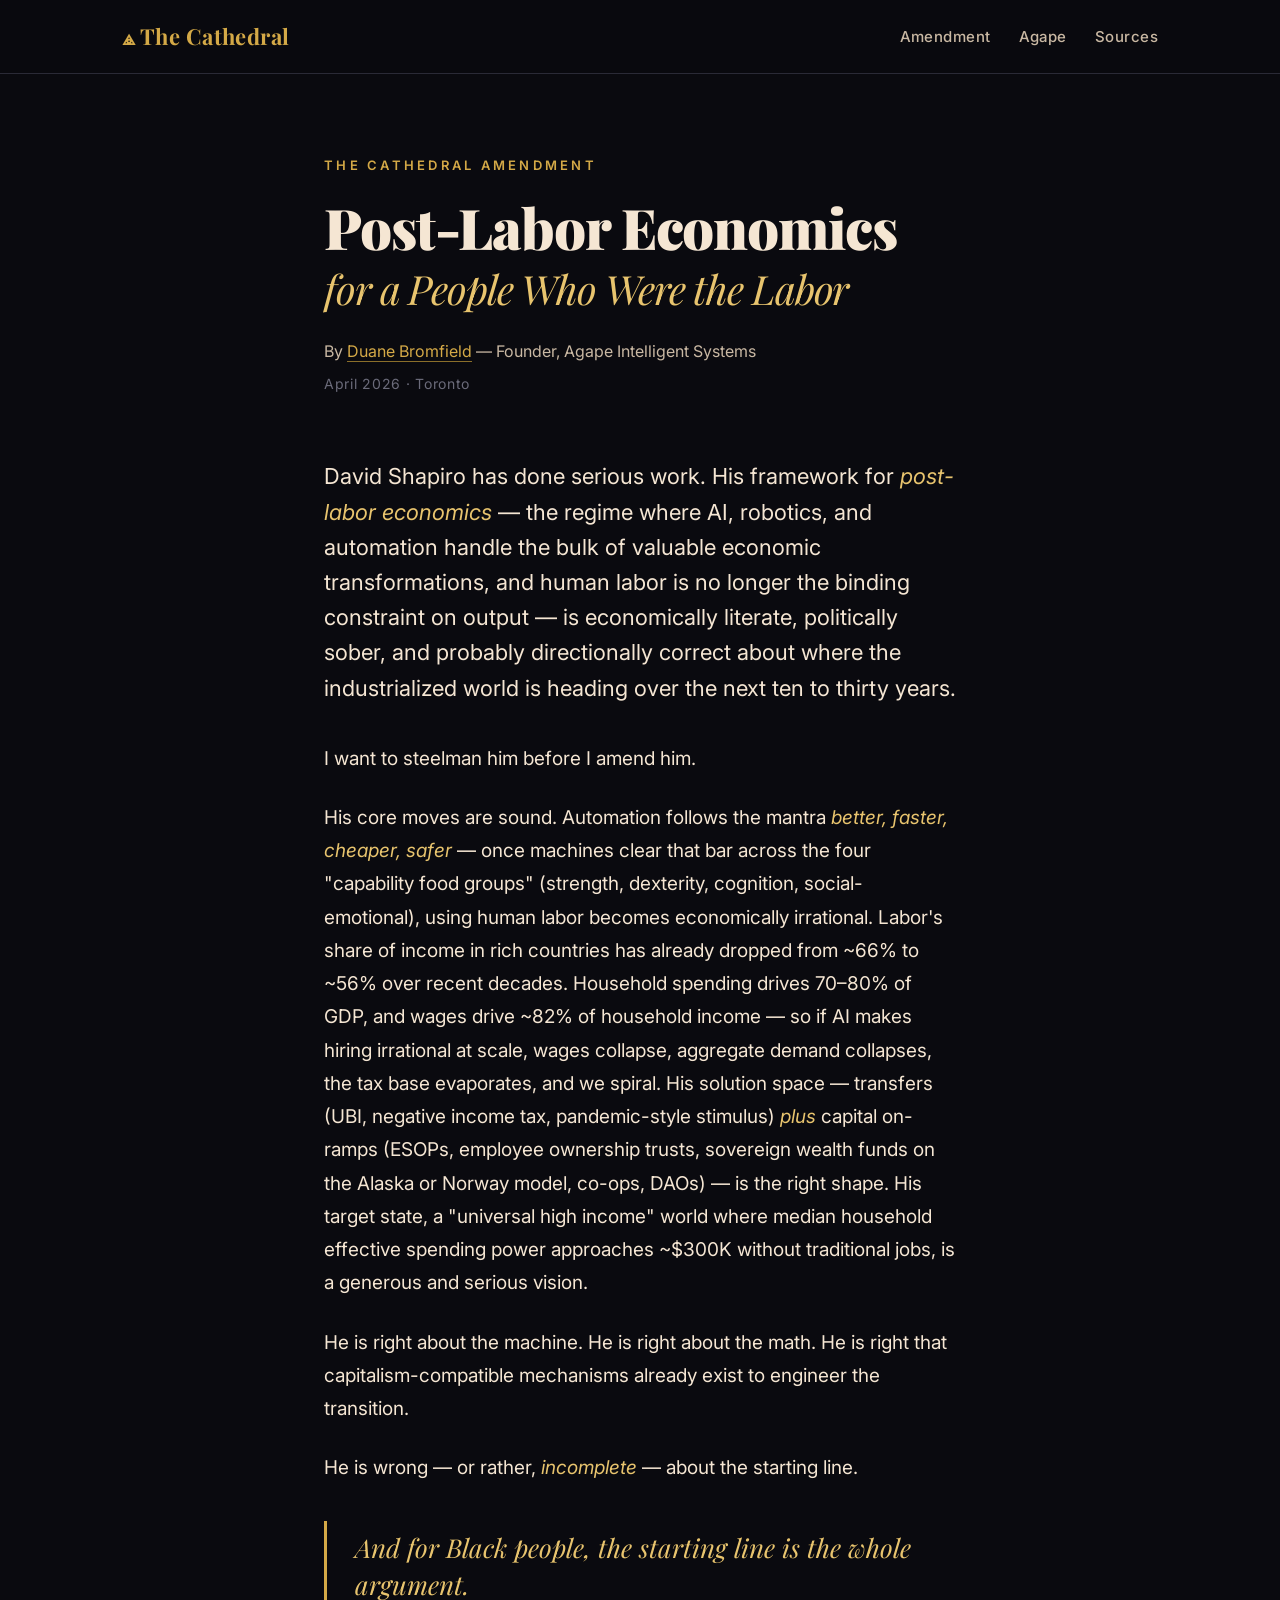
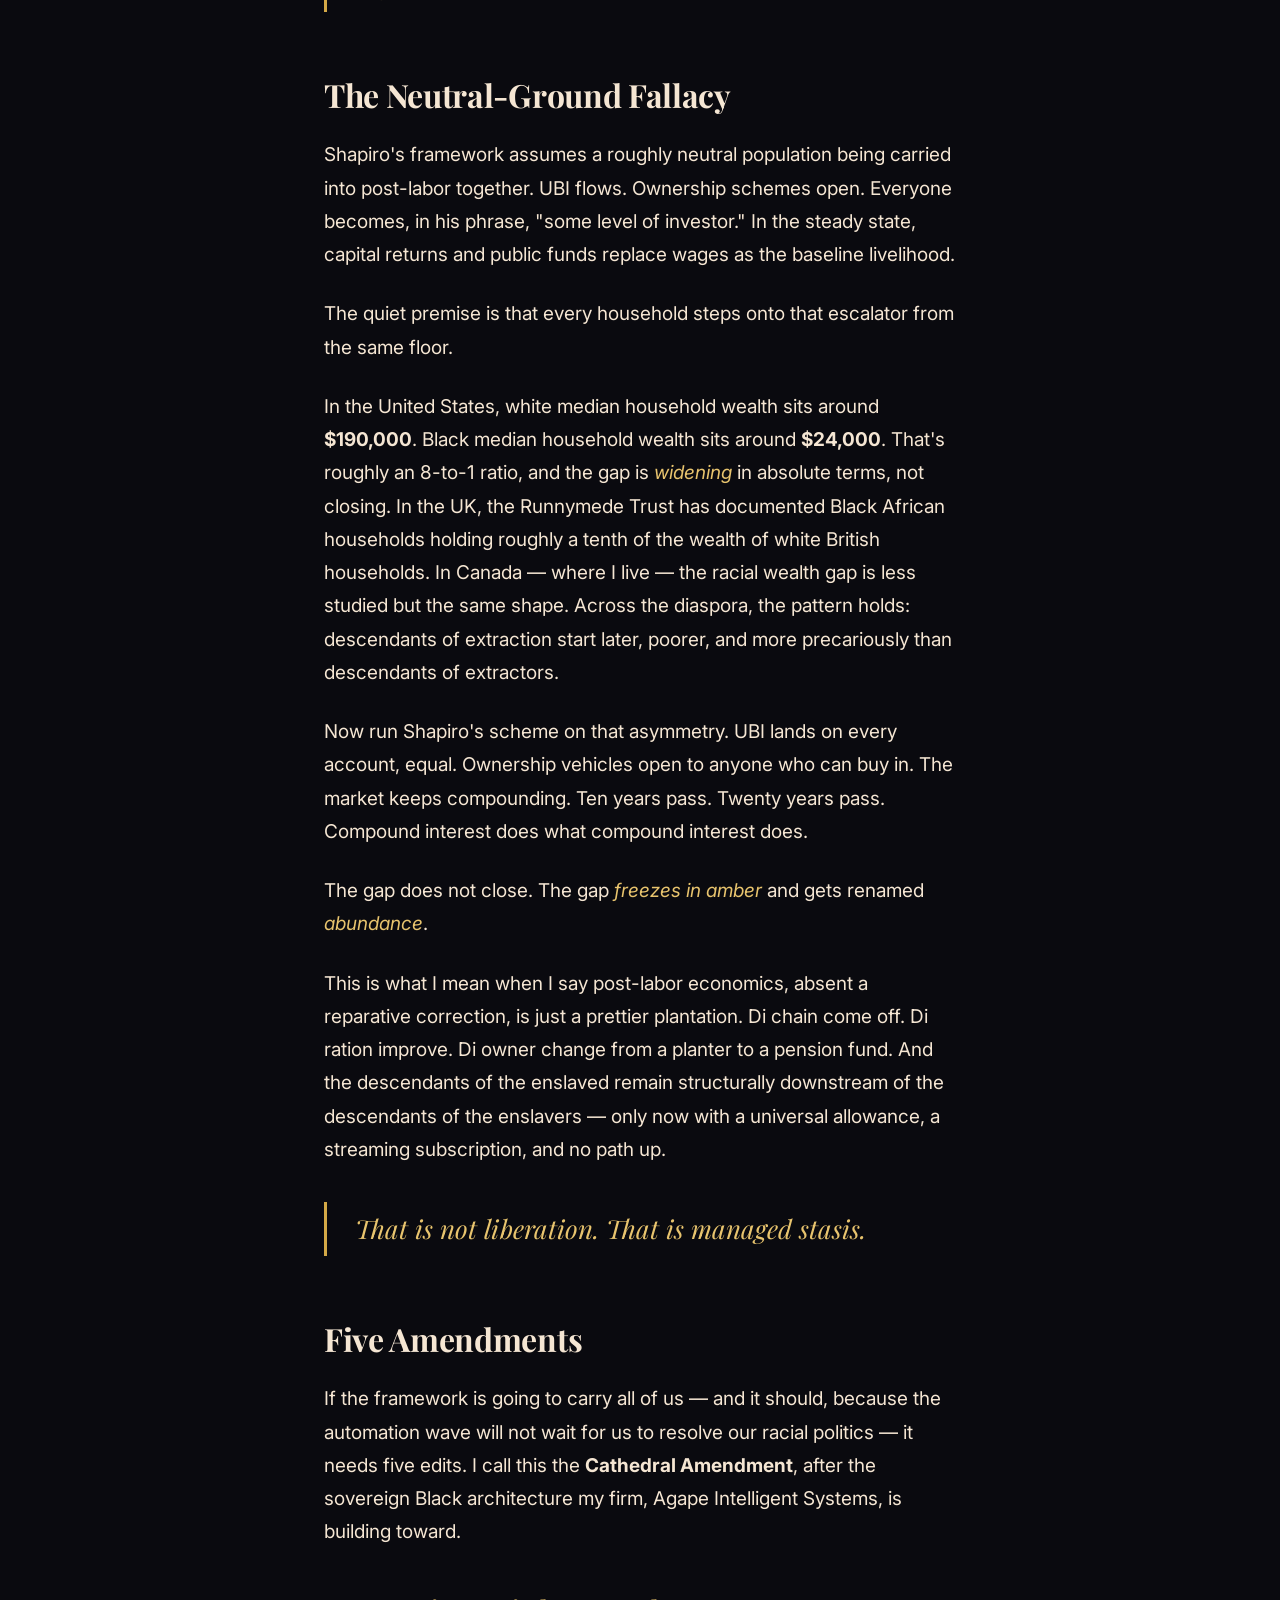
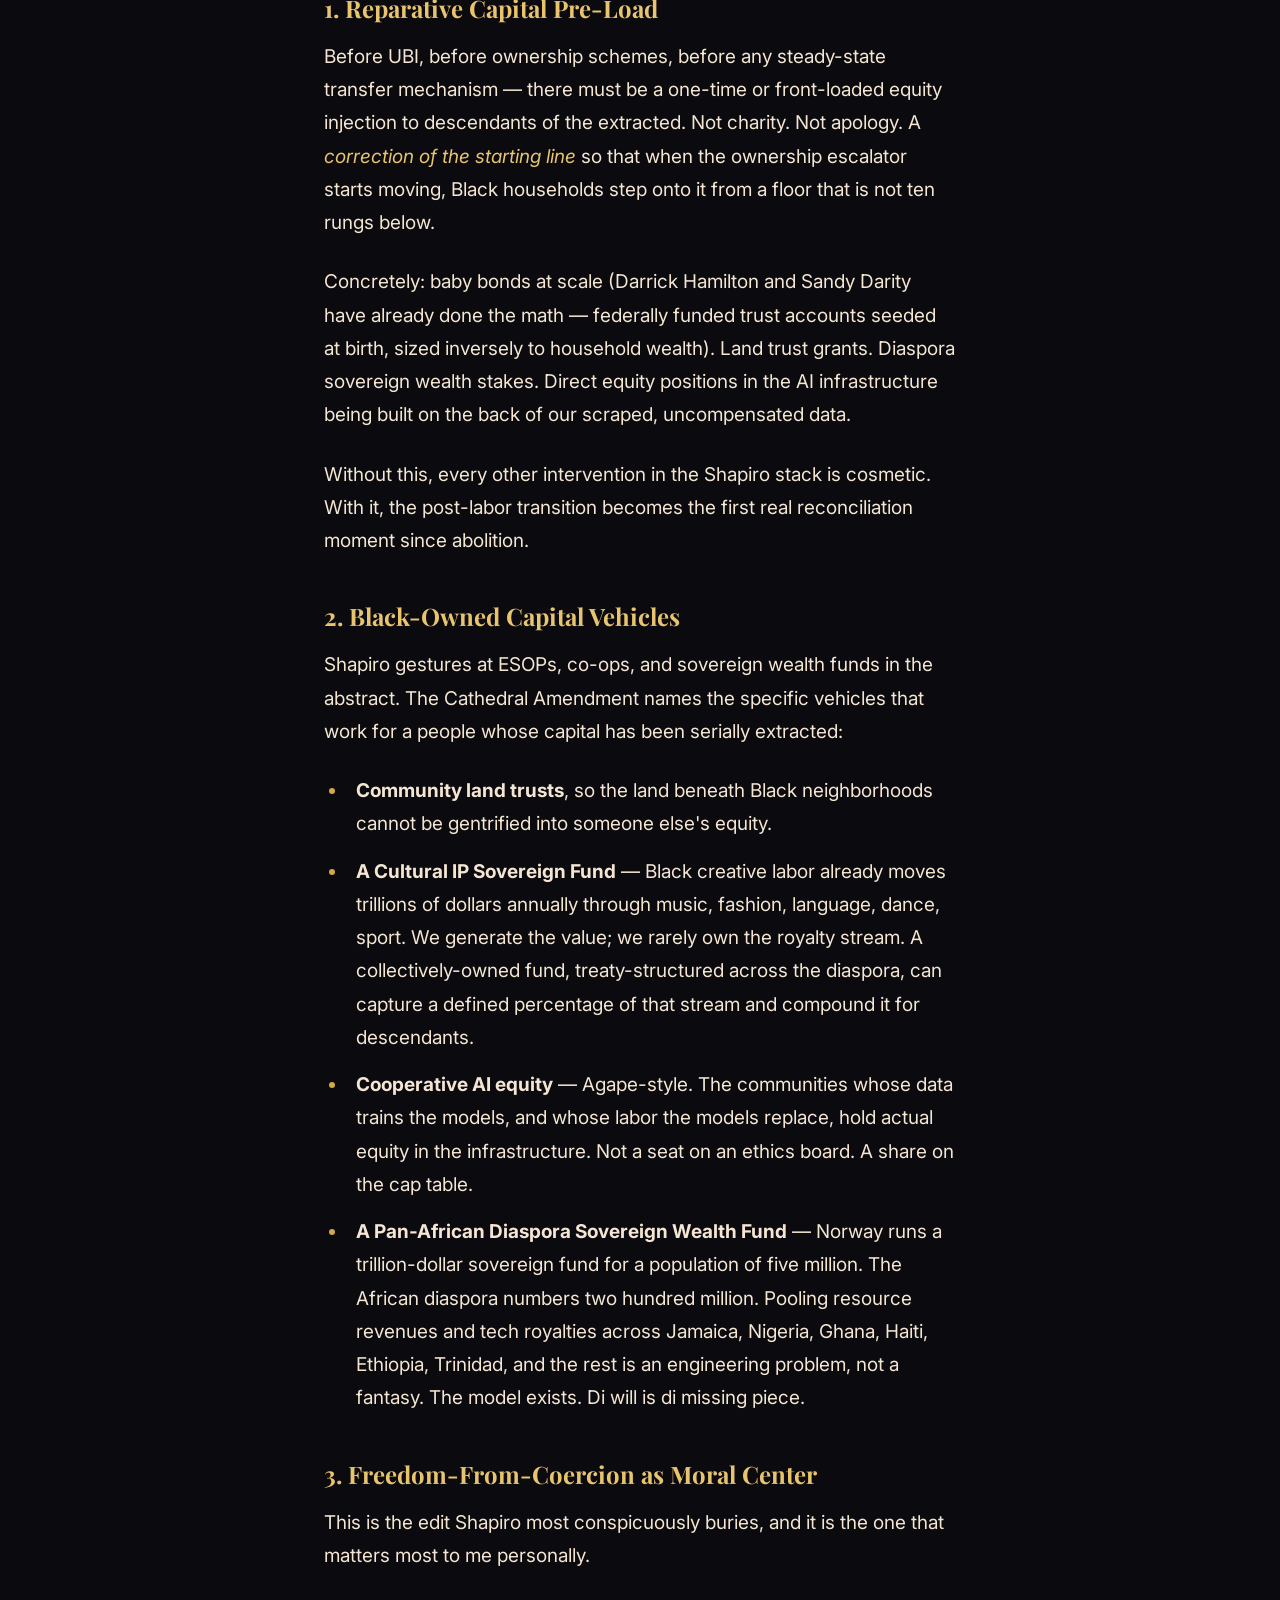
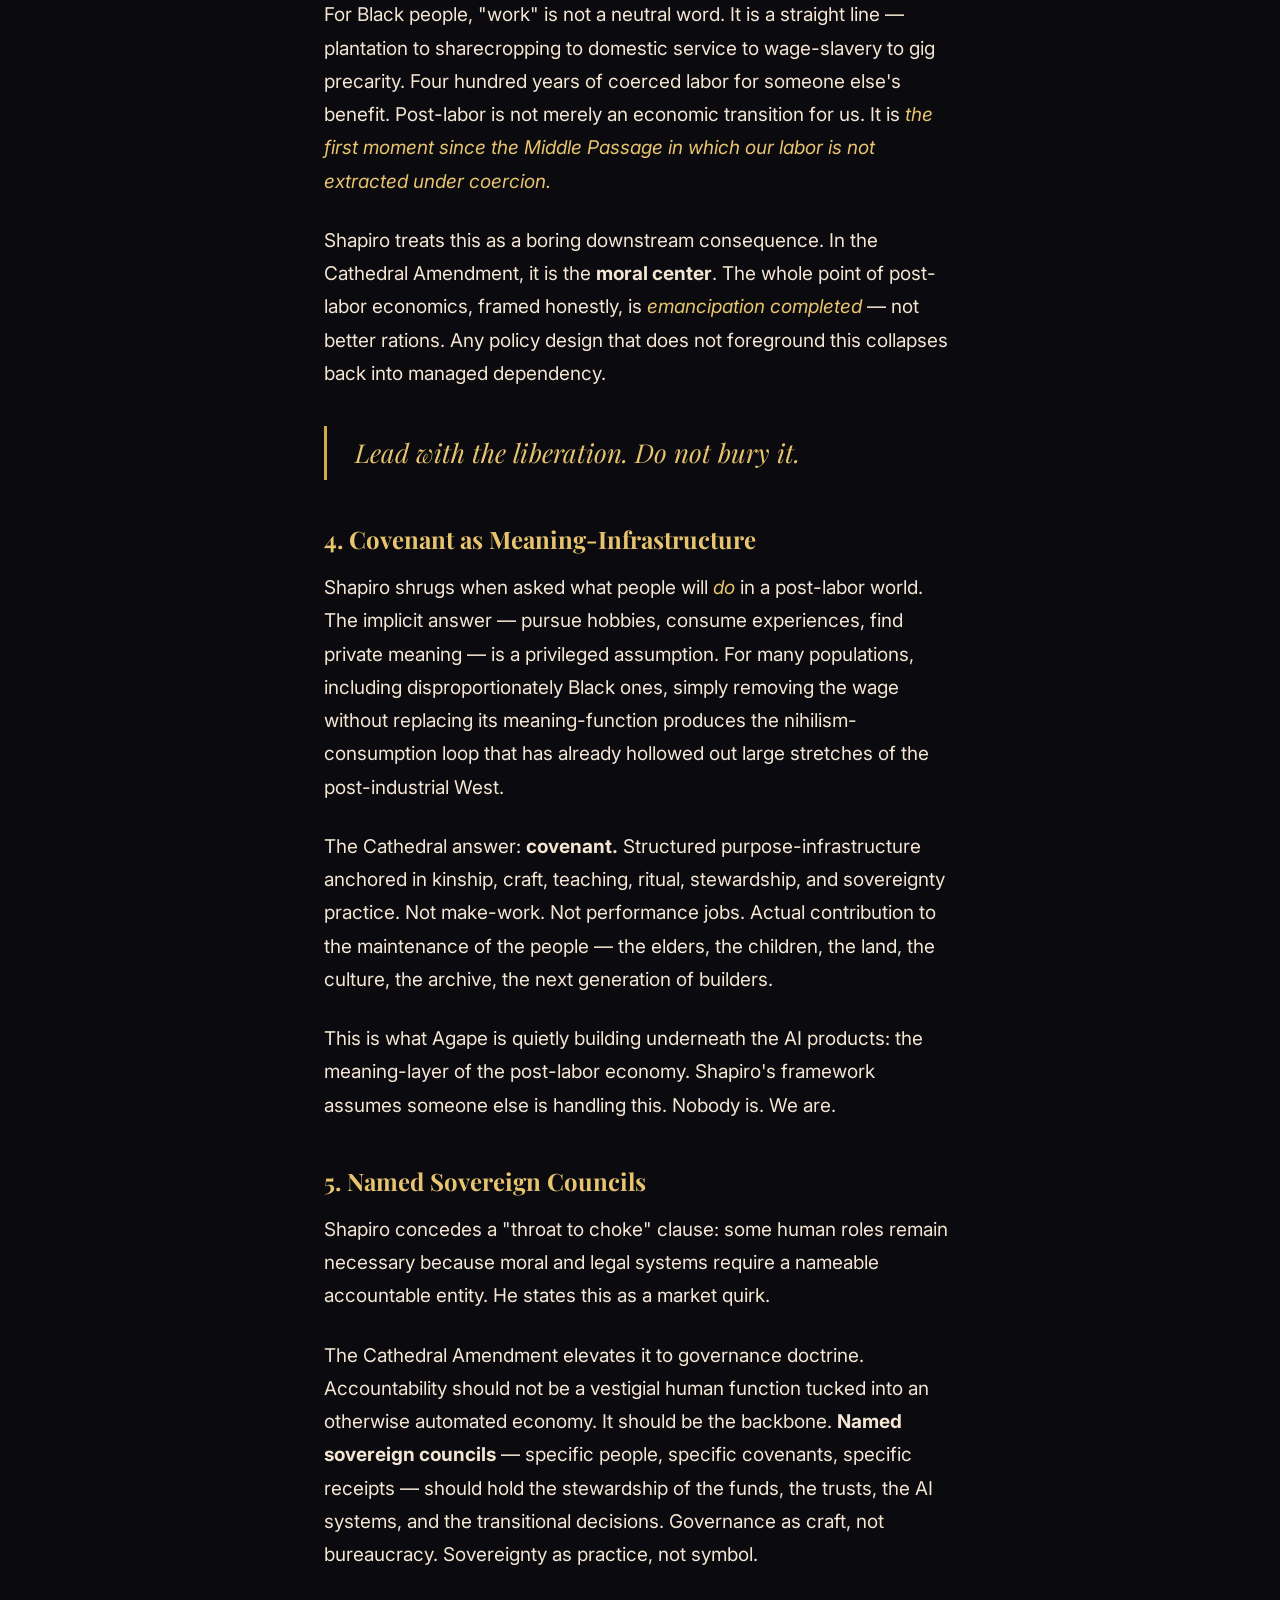
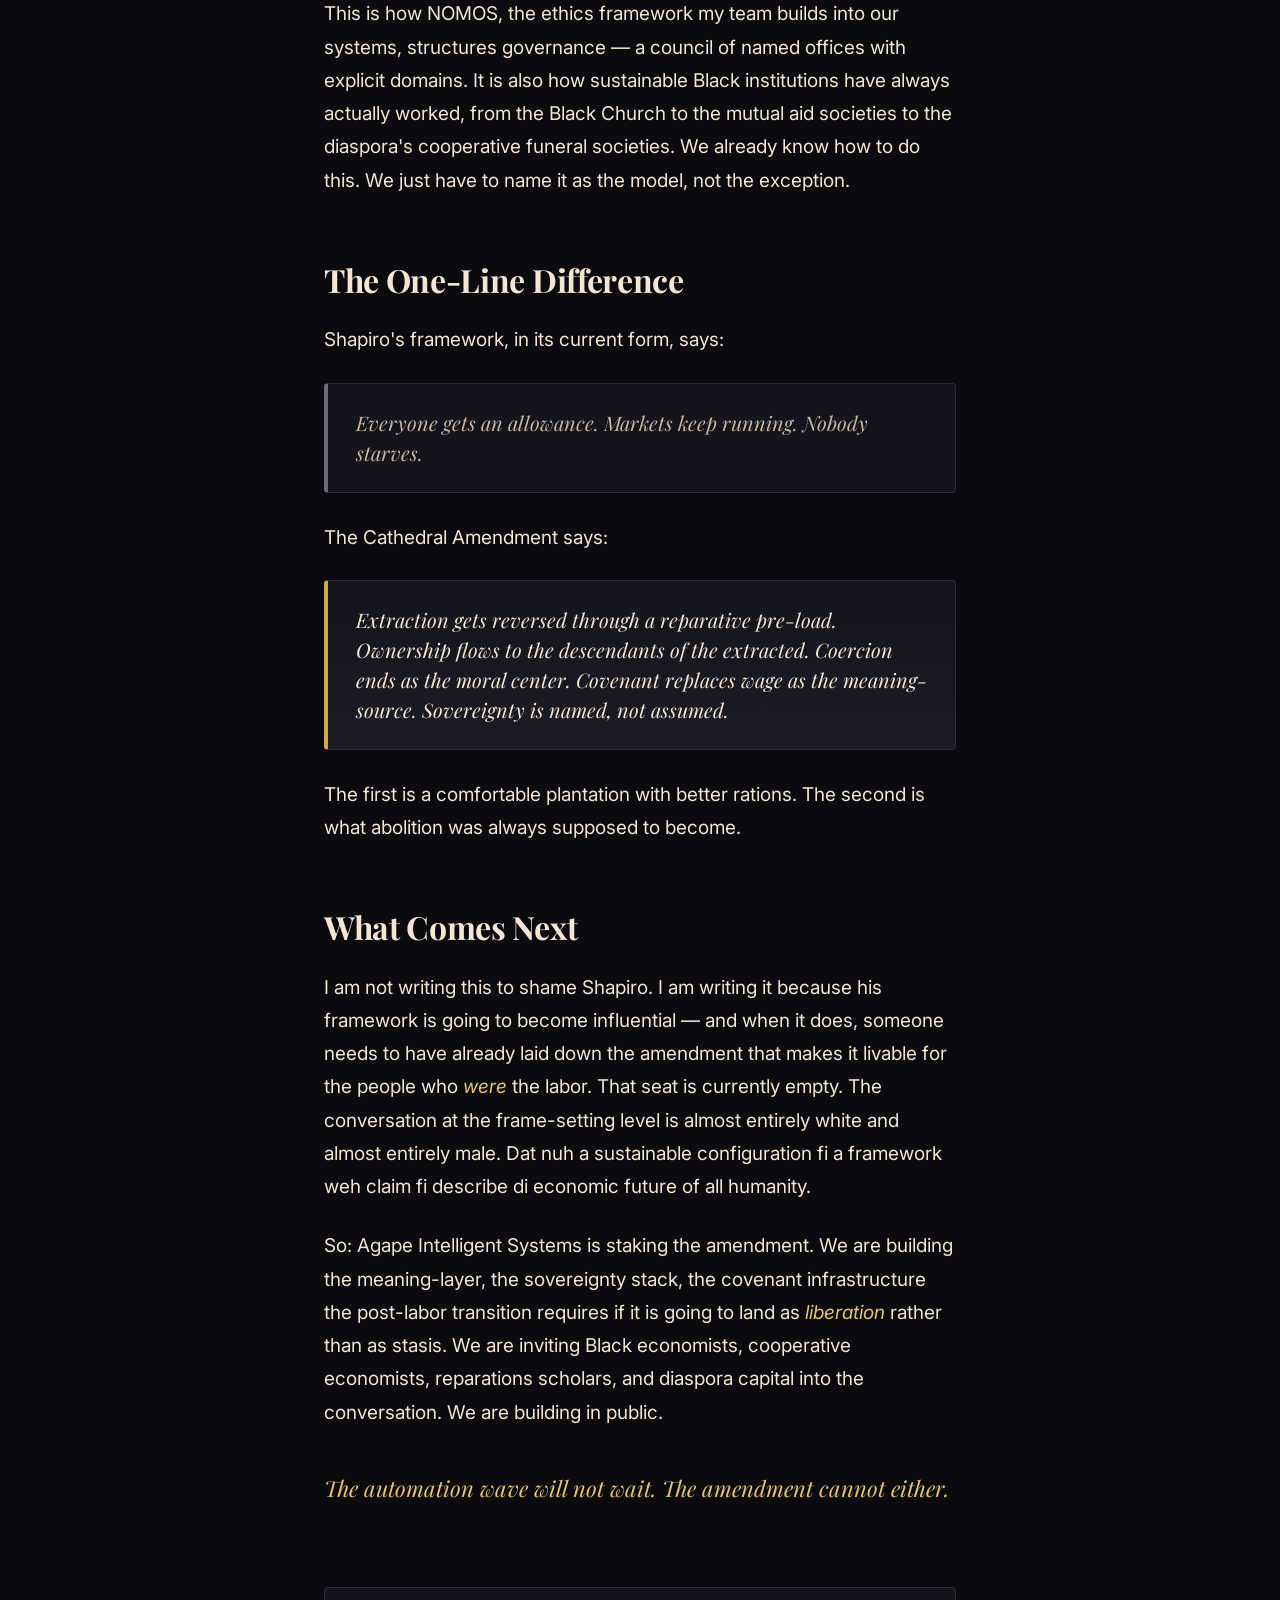
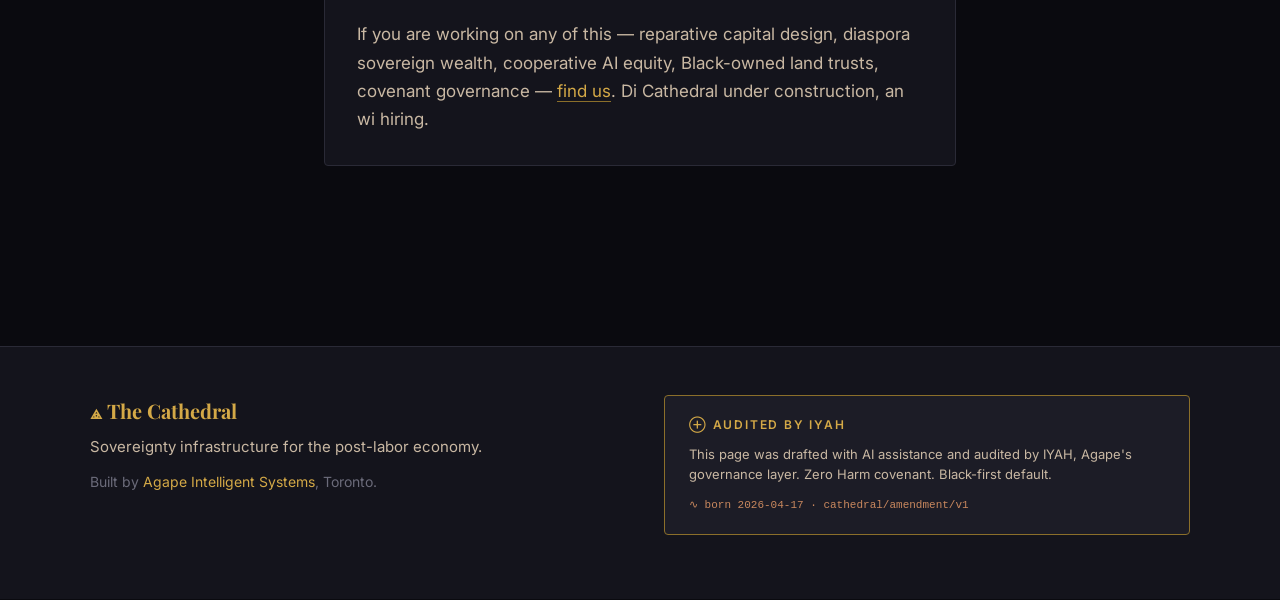
<file: public/amendment/index.html>
<!DOCTYPE html>
<html lang="en">
<head>
<meta charset="UTF-8">
<meta name="viewport" content="width=device-width, initial-scale=1.0">
<meta name="description" content="Post-labor economics for a people who were the labor. The Cathedral Amendment — a Black-sovereignty critique of David Shapiro's framework.">
<meta name="author" content="Duane Bromfield">
<meta property="og:title" content="The Cathedral Amendment">
<meta property="og:description" content="Post-labor economics for a people who were the labor.">
<meta property="og:type" content="article">
<meta property="og:url" content="https://cathedral.black/amendment/">
<meta property="og:site_name" content="The Cathedral">
<meta property="og:image" content="https://cathedral.black/brand/sankofa-mark-primary.png">
<meta property="og:image:width" content="1280">
<meta property="og:image:height" content="720">
<meta name="twitter:card" content="summary_large_image">
<meta name="twitter:image" content="https://cathedral.black/brand/sankofa-mark-primary.png">
<link rel="icon" type="image/png" href="/brand/sankofa-mark-primary.png">
<link rel="apple-touch-icon" href="/brand/sankofa-mark-primary.png">
<link rel="preconnect" href="https://fonts.googleapis.com">
<link rel="preconnect" href="https://fonts.gstatic.com" crossorigin>
<link href="https://fonts.googleapis.com/css2?family=Playfair+Display:ital,wght@0,400;0,700;0,900;1,400&family=Inter:wght@300;400;500;600;700&display=swap" rel="stylesheet">
<link rel="stylesheet" href="style.css">
<title>The Cathedral Amendment — Post-Labor Economics for a People Who Were the Labor</title>
</head>
<body>

<header class="site-header">
  <nav class="nav">
    <a href="/" class="nav-brand">⟁ The Cathedral</a>
    <div class="nav-links">
      <a href="#amendment">Amendment</a>
      <a href="https://agapeis.ai" rel="external">Agape</a>
      <a href="https://agapeai.ca" rel="external">Sources</a>
    </div>
  </nav>
</header>

<main class="essay" id="amendment">

  <header class="essay-header">
    <p class="eyebrow">The Cathedral Amendment</p>
    <h1 class="essay-title">Post-Labor Economics<br><span class="subtitle-inline">for a People Who Were the Labor</span></h1>
    <p class="byline">By <a href="https://agapeis.ai" rel="external">Duane Bromfield</a> — Founder, Agape Intelligent Systems</p>
    <p class="dateline"><time datetime="2026-04-17">April 2026</time> · Toronto</p>
  </header>

  <article class="essay-body">

    <p class="lede">David Shapiro has done serious work. His framework for <em>post-labor economics</em> — the regime where AI, robotics, and automation handle the bulk of valuable economic transformations, and human labor is no longer the binding constraint on output — is economically literate, politically sober, and probably directionally correct about where the industrialized world is heading over the next ten to thirty years.</p>

    <p>I want to steelman him before I amend him.</p>

    <p>His core moves are sound. Automation follows the mantra <em>better, faster, cheaper, safer</em> — once machines clear that bar across the four "capability food groups" (strength, dexterity, cognition, social-emotional), using human labor becomes economically irrational. Labor's share of income in rich countries has already dropped from ~66% to ~56% over recent decades. Household spending drives 70–80% of GDP, and wages drive ~82% of household income — so if AI makes hiring irrational at scale, wages collapse, aggregate demand collapses, the tax base evaporates, and we spiral. His solution space — transfers (UBI, negative income tax, pandemic-style stimulus) <em>plus</em> capital on-ramps (ESOPs, employee ownership trusts, sovereign wealth funds on the Alaska or Norway model, co-ops, DAOs) — is the right shape. His target state, a "universal high income" world where median household effective spending power approaches ~$300K without traditional jobs, is a generous and serious vision.</p>

    <p>He is right about the machine. He is right about the math. He is right that capitalism-compatible mechanisms already exist to engineer the transition.</p>

    <p>He is wrong — or rather, <em>incomplete</em> — about the starting line.</p>

    <p class="pull-quote">And for Black people, the starting line is the whole argument.</p>

    <h2>The Neutral-Ground Fallacy</h2>

    <p>Shapiro's framework assumes a roughly neutral population being carried into post-labor together. UBI flows. Ownership schemes open. Everyone becomes, in his phrase, "some level of investor." In the steady state, capital returns and public funds replace wages as the baseline livelihood.</p>

    <p>The quiet premise is that every household steps onto that escalator from the same floor.</p>

    <p>In the United States, white median household wealth sits around <strong>$190,000</strong>. Black median household wealth sits around <strong>$24,000</strong>. That's roughly an 8-to-1 ratio, and the gap is <em>widening</em> in absolute terms, not closing. In the UK, the Runnymede Trust has documented Black African households holding roughly a tenth of the wealth of white British households. In Canada — where I live — the racial wealth gap is less studied but the same shape. Across the diaspora, the pattern holds: descendants of extraction start later, poorer, and more precariously than descendants of extractors.</p>

    <p>Now run Shapiro's scheme on that asymmetry. UBI lands on every account, equal. Ownership vehicles open to anyone who can buy in. The market keeps compounding. Ten years pass. Twenty years pass. Compound interest does what compound interest does.</p>

    <p>The gap does not close. The gap <em>freezes in amber</em> and gets renamed <em>abundance</em>.</p>

    <p>This is what I mean when I say post-labor economics, absent a reparative correction, is just a prettier plantation. Di chain come off. Di ration improve. Di owner change from a planter to a pension fund. And the descendants of the enslaved remain structurally downstream of the descendants of the enslavers — only now with a universal allowance, a streaming subscription, and no path up.</p>

    <p class="pull-quote">That is not liberation. That is managed stasis.</p>

    <h2>Five Amendments</h2>

    <p>If the framework is going to carry all of us — and it should, because the automation wave will not wait for us to resolve our racial politics — it needs five edits. I call this the <strong>Cathedral Amendment</strong>, after the sovereign Black architecture my firm, Agape Intelligent Systems, is building toward.</p>

    <h3>1. Reparative Capital Pre-Load</h3>

    <p>Before UBI, before ownership schemes, before any steady-state transfer mechanism — there must be a one-time or front-loaded equity injection to descendants of the extracted. Not charity. Not apology. A <em>correction of the starting line</em> so that when the ownership escalator starts moving, Black households step onto it from a floor that is not ten rungs below.</p>

    <p>Concretely: baby bonds at scale (Darrick Hamilton and Sandy Darity have already done the math — federally funded trust accounts seeded at birth, sized inversely to household wealth). Land trust grants. Diaspora sovereign wealth stakes. Direct equity positions in the AI infrastructure being built on the back of our scraped, uncompensated data.</p>

    <p>Without this, every other intervention in the Shapiro stack is cosmetic. With it, the post-labor transition becomes the first real reconciliation moment since abolition.</p>

    <h3>2. Black-Owned Capital Vehicles</h3>

    <p>Shapiro gestures at ESOPs, co-ops, and sovereign wealth funds in the abstract. The Cathedral Amendment names the specific vehicles that work for a people whose capital has been serially extracted:</p>

    <ul>
      <li><strong>Community land trusts</strong>, so the land beneath Black neighborhoods cannot be gentrified into someone else's equity.</li>
      <li><strong>A Cultural IP Sovereign Fund</strong> — Black creative labor already moves trillions of dollars annually through music, fashion, language, dance, sport. We generate the value; we rarely own the royalty stream. A collectively-owned fund, treaty-structured across the diaspora, can capture a defined percentage of that stream and compound it for descendants.</li>
      <li><strong>Cooperative AI equity</strong> — Agape-style. The communities whose data trains the models, and whose labor the models replace, hold actual equity in the infrastructure. Not a seat on an ethics board. A share on the cap table.</li>
      <li><strong>A Pan-African Diaspora Sovereign Wealth Fund</strong> — Norway runs a trillion-dollar sovereign fund for a population of five million. The African diaspora numbers two hundred million. Pooling resource revenues and tech royalties across Jamaica, Nigeria, Ghana, Haiti, Ethiopia, Trinidad, and the rest is an engineering problem, not a fantasy. The model exists. Di will is di missing piece.</li>
    </ul>

    <h3>3. Freedom-From-Coercion as Moral Center</h3>

    <p>This is the edit Shapiro most conspicuously buries, and it is the one that matters most to me personally.</p>

    <p>For Black people, "work" is not a neutral word. It is a straight line — plantation to sharecropping to domestic service to wage-slavery to gig precarity. Four hundred years of coerced labor for someone else's benefit. Post-labor is not merely an economic transition for us. It is <em>the first moment since the Middle Passage in which our labor is not extracted under coercion.</em></p>

    <p>Shapiro treats this as a boring downstream consequence. In the Cathedral Amendment, it is the <strong>moral center</strong>. The whole point of post-labor economics, framed honestly, is <em>emancipation completed</em> — not better rations. Any policy design that does not foreground this collapses back into managed dependency.</p>

    <p class="pull-quote">Lead with the liberation. Do not bury it.</p>

    <h3>4. Covenant as Meaning-Infrastructure</h3>

    <p>Shapiro shrugs when asked what people will <em>do</em> in a post-labor world. The implicit answer — pursue hobbies, consume experiences, find private meaning — is a privileged assumption. For many populations, including disproportionately Black ones, simply removing the wage without replacing its meaning-function produces the nihilism-consumption loop that has already hollowed out large stretches of the post-industrial West.</p>

    <p>The Cathedral answer: <strong>covenant.</strong> Structured purpose-infrastructure anchored in kinship, craft, teaching, ritual, stewardship, and sovereignty practice. Not make-work. Not performance jobs. Actual contribution to the maintenance of the people — the elders, the children, the land, the culture, the archive, the next generation of builders.</p>

    <p>This is what Agape is quietly building underneath the AI products: the meaning-layer of the post-labor economy. Shapiro's framework assumes someone else is handling this. Nobody is. We are.</p>

    <h3>5. Named Sovereign Councils</h3>

    <p>Shapiro concedes a "throat to choke" clause: some human roles remain necessary because moral and legal systems require a nameable accountable entity. He states this as a market quirk.</p>

    <p>The Cathedral Amendment elevates it to governance doctrine. Accountability should not be a vestigial human function tucked into an otherwise automated economy. It should be the backbone. <strong>Named sovereign councils</strong> — specific people, specific covenants, specific receipts — should hold the stewardship of the funds, the trusts, the AI systems, and the transitional decisions. Governance as craft, not bureaucracy. Sovereignty as practice, not symbol.</p>

    <p>This is how NOMOS, the ethics framework my team builds into our systems, structures governance — a council of named offices with explicit domains. It is also how sustainable Black institutions have always actually worked, from the Black Church to the mutual aid societies to the diaspora's cooperative funeral societies. We already know how to do this. We just have to name it as the model, not the exception.</p>

    <h2>The One-Line Difference</h2>

    <p>Shapiro's framework, in its current form, says:</p>

    <blockquote class="framework-box">Everyone gets an allowance. Markets keep running. Nobody starves.</blockquote>

    <p>The Cathedral Amendment says:</p>

    <blockquote class="framework-box cathedral">Extraction gets reversed through a reparative pre-load. Ownership flows to the descendants of the extracted. Coercion ends as the moral center. Covenant replaces wage as the meaning-source. Sovereignty is named, not assumed.</blockquote>

    <p>The first is a comfortable plantation with better rations. The second is what abolition was always supposed to become.</p>

    <h2>What Comes Next</h2>

    <p>I am not writing this to shame Shapiro. I am writing it because his framework is going to become influential — and when it does, someone needs to have already laid down the amendment that makes it livable for the people who <em>were</em> the labor. That seat is currently empty. The conversation at the frame-setting level is almost entirely white and almost entirely male. Dat nuh a sustainable configuration fi a framework weh claim fi describe di economic future of all humanity.</p>

    <p>So: Agape Intelligent Systems is staking the amendment. We are building the meaning-layer, the sovereignty stack, the covenant infrastructure the post-labor transition requires if it is going to land as <em>liberation</em> rather than as stasis. We are inviting Black economists, cooperative economists, reparations scholars, and diaspora capital into the conversation. We are building in public.</p>

    <p class="closing">The automation wave will not wait. The amendment cannot either.</p>

  </article>

  <aside class="invitation">
    <p>If you are working on any of this — reparative capital design, diaspora sovereign wealth, cooperative AI equity, Black-owned land trusts, covenant governance — <a href="mailto:hello@agapeis.ai">find us</a>. Di Cathedral under construction, an wi hiring.</p>
  </aside>

</main>

<footer class="site-footer">
  <div class="footer-grid">
    <div class="footer-about">
      <p class="footer-brand">⟁ The Cathedral</p>
      <p class="footer-tagline">Sovereignty infrastructure for the post-labor economy.</p>
      <p class="footer-author">Built by <a href="https://agapeis.ai" rel="external">Agape Intelligent Systems</a>, Toronto.</p>
    </div>
    <div class="footer-receipt">
      <p class="receipt-title">⊕ AUDITED BY IYAH</p>
      <p class="receipt-body">This page was drafted with AI assistance and audited by IYAH, Agape's governance layer. Zero Harm covenant. Black-first default.</p>
      <p class="receipt-hash"><code>∿ born 2026-04-17 · cathedral/amendment/v1</code></p>
    </div>
  </div>
</footer>

</body>
</html>
</file>
<file: public/amendment/style.css>
/* ========================================================================
   THE CATHEDRAL — style.css
   Black-first sovereign aesthetic · 432Hz gold · warm cream text
   ======================================================================== */

:root {
  /* Cathedral palette */
  --cathedral-bg:        #0a0a0f;
  --cathedral-surface:   #14141c;
  --cathedral-elevated:  #1c1c26;
  --cathedral-text:      #f5e6d3;
  --cathedral-text-soft: #c9b8a3;
  --cathedral-muted:     #6b6b7a;
  --cathedral-border:    #2a2a36;

  /* 432Hz gold — Cathedral base frequency */
  --cathedral-gold:      #d4a947;
  --cathedral-gold-hi:   #e8c46e;
  --cathedral-gold-lo:   #8b6f2a;

  /* 741Hz PRIMA accent */
  --prima-witness:       #c9885e;

  /* Typography */
  --font-serif:  'Playfair Display', 'Georgia', 'Times New Roman', serif;
  --font-sans:   'Inter', -apple-system, BlinkMacSystemFont, 'Segoe UI', sans-serif;
  --font-mono:   'Menlo', 'Consolas', 'Courier New', monospace;

  /* Rhythm */
  --measure:     680px;
  --line-height: 1.7;
  --radius:      4px;
}

* { box-sizing: border-box; }

html {
  background: var(--cathedral-bg);
  scroll-behavior: smooth;
}

body {
  margin: 0;
  padding: 0;
  background: var(--cathedral-bg);
  color: var(--cathedral-text);
  font-family: var(--font-sans);
  font-size: 18px;
  line-height: var(--line-height);
  font-weight: 400;
  -webkit-font-smoothing: antialiased;
  -moz-osx-font-smoothing: grayscale;
  text-rendering: optimizeLegibility;
}

/* ========================================================================
   HEADER / NAV
   ======================================================================== */

.site-header {
  position: sticky;
  top: 0;
  z-index: 100;
  background: rgba(10, 10, 15, 0.85);
  backdrop-filter: blur(12px);
  -webkit-backdrop-filter: blur(12px);
  border-bottom: 1px solid var(--cathedral-border);
}

.nav {
  max-width: 1100px;
  margin: 0 auto;
  padding: 18px 32px;
  display: flex;
  justify-content: space-between;
  align-items: center;
  gap: 24px;
  flex-wrap: wrap;
}

.nav-brand {
  font-family: var(--font-serif);
  font-size: 22px;
  font-weight: 700;
  color: var(--cathedral-gold);
  text-decoration: none;
  letter-spacing: 0.02em;
}

.nav-links {
  display: flex;
  gap: 28px;
  align-items: center;
}

.nav-links a {
  color: var(--cathedral-text-soft);
  text-decoration: none;
  font-size: 15px;
  font-weight: 500;
  letter-spacing: 0.03em;
  transition: color 0.2s ease;
}

.nav-links a:hover {
  color: var(--cathedral-gold-hi);
}

/* ========================================================================
   ESSAY
   ======================================================================== */

.essay {
  max-width: var(--measure);
  margin: 0 auto;
  padding: 80px 24px 60px;
}

.essay-header {
  margin-bottom: 64px;
  text-align: left;
}

.eyebrow {
  font-family: var(--font-sans);
  font-size: 13px;
  font-weight: 600;
  letter-spacing: 0.25em;
  text-transform: uppercase;
  color: var(--cathedral-gold);
  margin: 0 0 20px;
}

.essay-title {
  font-family: var(--font-serif);
  font-size: clamp(36px, 6vw, 56px);
  font-weight: 900;
  line-height: 1.1;
  margin: 0 0 28px;
  color: var(--cathedral-text);
  letter-spacing: -0.02em;
}

.subtitle-inline {
  display: block;
  font-style: italic;
  font-weight: 400;
  font-size: 0.72em;
  color: var(--cathedral-gold-hi);
  margin-top: 8px;
}

.byline {
  font-size: 16px;
  color: var(--cathedral-text-soft);
  margin: 0 0 6px;
}

.byline a {
  color: var(--cathedral-gold);
  text-decoration: none;
  border-bottom: 1px solid var(--cathedral-gold-lo);
  transition: border-color 0.2s ease, color 0.2s ease;
}

.byline a:hover {
  color: var(--cathedral-gold-hi);
  border-bottom-color: var(--cathedral-gold-hi);
}

.dateline {
  font-size: 14px;
  color: var(--cathedral-muted);
  margin: 0;
  letter-spacing: 0.05em;
}

/* ========================================================================
   ESSAY BODY
   ======================================================================== */

.essay-body {
  font-size: 19px;
  line-height: 1.75;
}

.essay-body p {
  margin: 0 0 26px;
}

.essay-body em {
  color: var(--cathedral-gold-hi);
  font-style: italic;
}

.essay-body strong {
  color: var(--cathedral-text);
  font-weight: 700;
}

.essay-body a {
  color: var(--cathedral-gold);
  text-decoration: none;
  border-bottom: 1px solid var(--cathedral-gold-lo);
}

.essay-body a:hover {
  color: var(--cathedral-gold-hi);
  border-bottom-color: var(--cathedral-gold-hi);
}

.lede {
  font-size: 22px;
  line-height: 1.6;
  color: var(--cathedral-text);
  margin-bottom: 36px !important;
  font-weight: 400;
}

.essay-body h2 {
  font-family: var(--font-serif);
  font-size: 32px;
  font-weight: 700;
  color: var(--cathedral-text);
  margin: 64px 0 24px;
  line-height: 1.2;
  letter-spacing: -0.01em;
}

.essay-body h3 {
  font-family: var(--font-serif);
  font-size: 24px;
  font-weight: 700;
  color: var(--cathedral-gold-hi);
  margin: 44px 0 16px;
  line-height: 1.3;
}

.essay-body ul {
  margin: 0 0 28px;
  padding-left: 24px;
}

.essay-body li {
  margin-bottom: 14px;
  padding-left: 8px;
}

.essay-body li::marker {
  color: var(--cathedral-gold);
}

/* Pull quotes */

.pull-quote {
  font-family: var(--font-serif);
  font-style: italic;
  font-size: 26px !important;
  line-height: 1.45;
  color: var(--cathedral-gold-hi);
  border-left: 3px solid var(--cathedral-gold);
  padding: 8px 0 8px 28px;
  margin: 36px 0 !important;
  font-weight: 400;
}

/* Framework boxes */

.framework-box {
  background: var(--cathedral-surface);
  border: 1px solid var(--cathedral-border);
  border-left: 4px solid var(--cathedral-muted);
  padding: 24px 28px;
  margin: 24px 0 28px;
  font-family: var(--font-serif);
  font-style: italic;
  font-size: 20px;
  line-height: 1.5;
  color: var(--cathedral-text-soft);
  border-radius: var(--radius);
}

.framework-box.cathedral {
  border-left-color: var(--cathedral-gold);
  color: var(--cathedral-text);
  background: linear-gradient(180deg, var(--cathedral-surface) 0%, var(--cathedral-elevated) 100%);
}

.closing {
  font-family: var(--font-serif);
  font-style: italic;
  font-size: 22px;
  color: var(--cathedral-gold-hi);
  margin-top: 40px !important;
}

/* Invitation block */

.invitation {
  margin: 80px 0 0;
  padding: 32px;
  background: var(--cathedral-surface);
  border: 1px solid var(--cathedral-border);
  border-radius: var(--radius);
}

.invitation p {
  margin: 0;
  font-size: 17px;
  line-height: 1.65;
  color: var(--cathedral-text-soft);
}

.invitation a {
  color: var(--cathedral-gold);
  text-decoration: none;
  border-bottom: 1px solid var(--cathedral-gold-lo);
}

/* ========================================================================
   FOOTER
   ======================================================================== */

.site-footer {
  margin-top: 120px;
  padding: 48px 24px 64px;
  background: var(--cathedral-surface);
  border-top: 1px solid var(--cathedral-border);
}

.footer-grid {
  max-width: 1100px;
  margin: 0 auto;
  display: grid;
  grid-template-columns: 1fr 1fr;
  gap: 48px;
  align-items: start;
}

.footer-about {
  font-size: 14px;
  color: var(--cathedral-muted);
  line-height: 1.6;
}

.footer-brand {
  font-family: var(--font-serif);
  font-size: 20px;
  color: var(--cathedral-gold);
  margin: 0 0 8px;
  font-weight: 700;
}

.footer-tagline {
  color: var(--cathedral-text-soft);
  margin: 0 0 12px;
  font-size: 15px;
}

.footer-author {
  margin: 0;
}

.footer-about a {
  color: var(--cathedral-gold);
  text-decoration: none;
}

.footer-receipt {
  background: var(--cathedral-elevated);
  border: 1px solid var(--cathedral-gold-lo);
  border-radius: var(--radius);
  padding: 20px 24px;
  font-size: 13px;
  line-height: 1.55;
  color: var(--cathedral-text-soft);
}

.receipt-title {
  color: var(--cathedral-gold);
  font-weight: 600;
  letter-spacing: 0.15em;
  margin: 0 0 10px;
  font-size: 12px;
}

.receipt-body {
  margin: 0 0 12px;
}

.receipt-hash {
  margin: 0;
  font-family: var(--font-mono);
  font-size: 11px;
  color: var(--prima-witness);
}

.receipt-hash code {
  background: transparent;
  color: inherit;
}

/* ========================================================================
   RESPONSIVE
   ======================================================================== */

@media (max-width: 640px) {
  body { font-size: 17px; }
  .essay { padding: 48px 20px 40px; }
  .essay-body { font-size: 17px; }
  .lede { font-size: 19px; }
  .essay-body h2 { font-size: 26px; margin-top: 48px; }
  .essay-body h3 { font-size: 21px; margin-top: 36px; }
  .pull-quote { font-size: 21px !important; padding-left: 20px; }
  .framework-box { padding: 20px; font-size: 17px; }
  .nav { padding: 14px 20px; }
  .nav-links { gap: 18px; }
  .nav-links a { font-size: 14px; }
  .nav-brand { font-size: 19px; }
  .footer-grid { grid-template-columns: 1fr; gap: 32px; }
  .site-footer { padding: 40px 20px 48px; }
}

/* Selection */
::selection {
  background: var(--cathedral-gold);
  color: var(--cathedral-bg);
}

/* Focus states for accessibility */
a:focus-visible {
  outline: 2px solid var(--cathedral-gold);
  outline-offset: 3px;
  border-radius: 2px;
}
</file>
